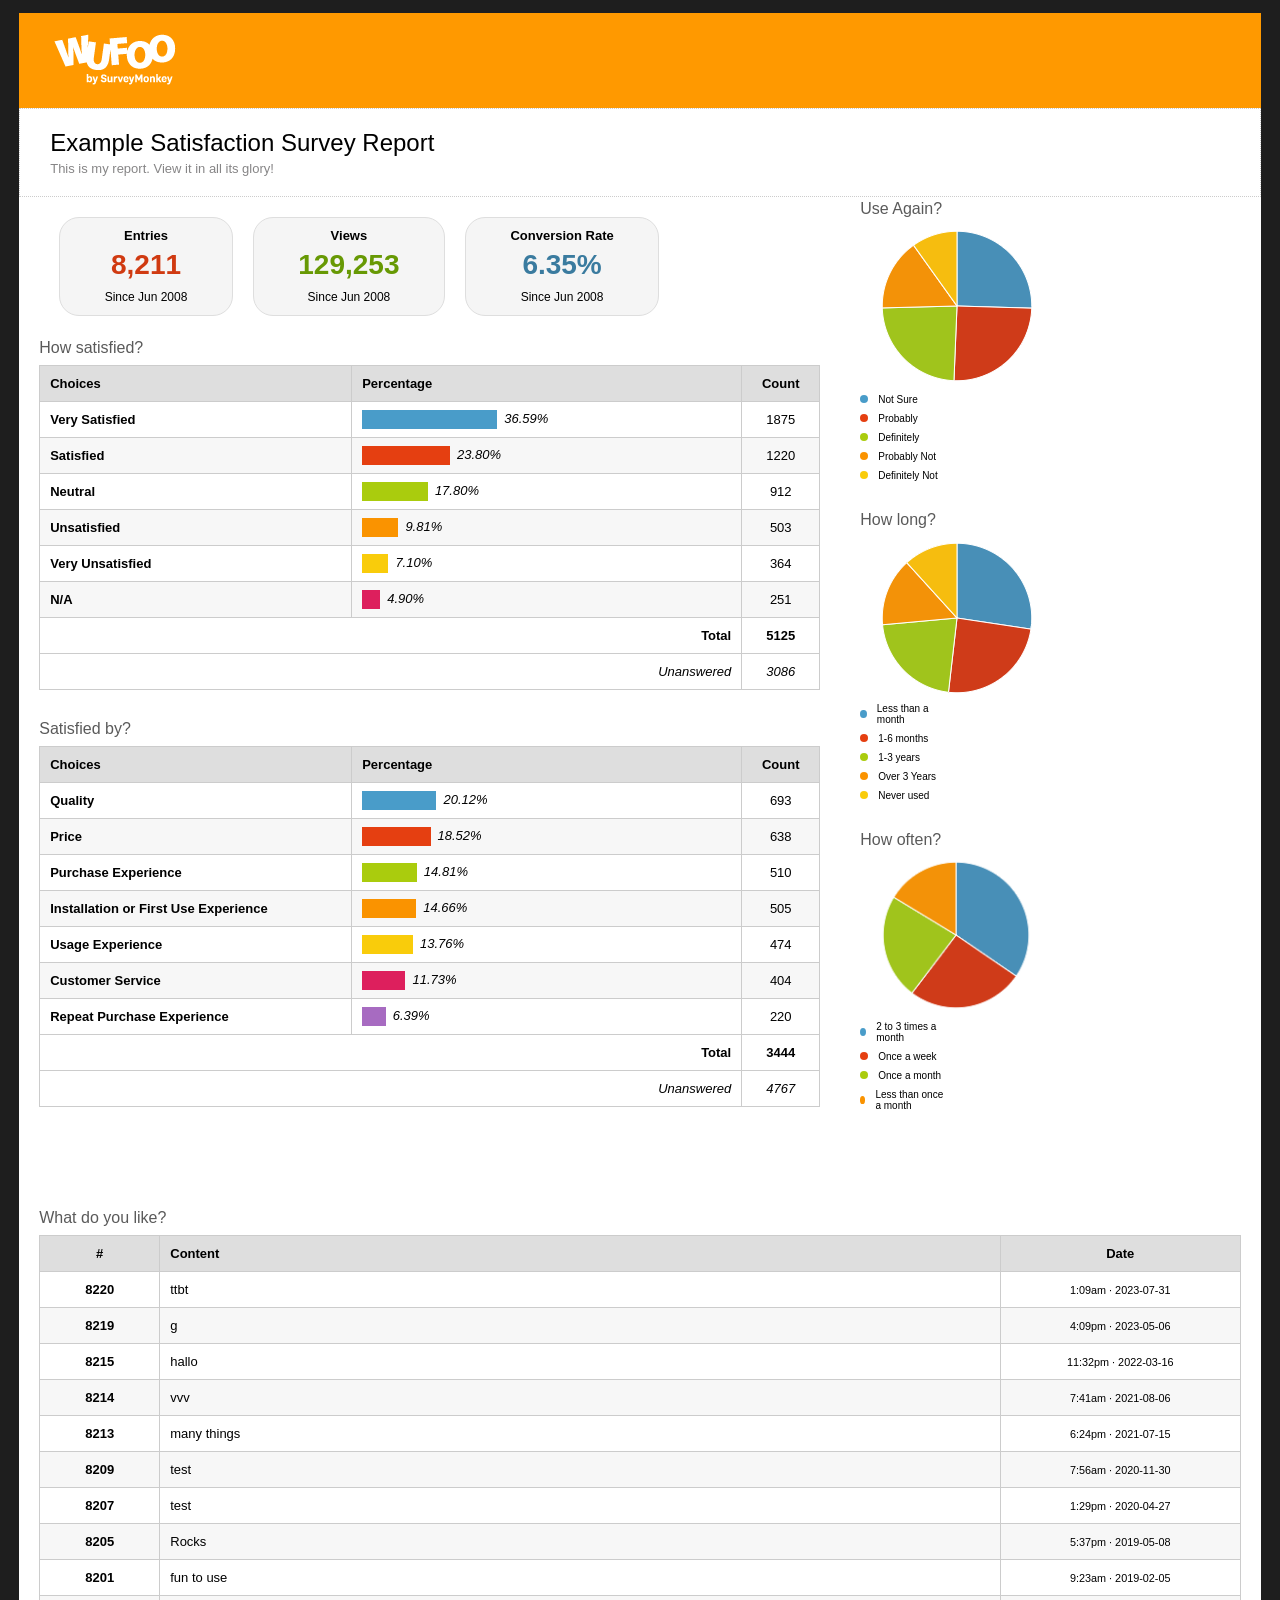
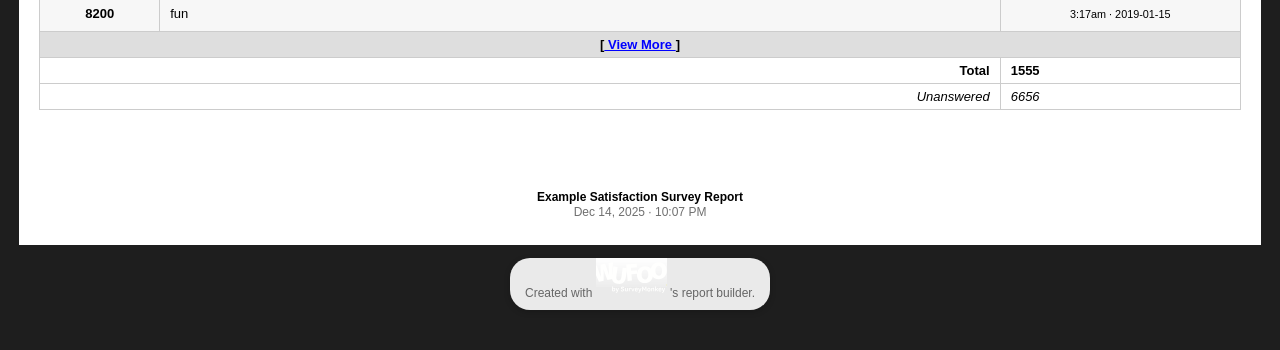
<file: phptask-main/html_css/task03/index.html>
<!DOCTYPE html>
<html lang="en">
<head>
    <meta charset="UTF-8">
    <meta name="viewport" content="width=device-width, initial-scale=1.0">
    <title>wufoo form</title>
    <link rel="stylesheet" href="asset/style.css">
</head>
<body>
    <div class="report">
        <!-- header -->
        <div class="head">
            <div class="logo">
                <img src="asset/image/wufoo3.png" alt="headimg">
            </div>
        </div>
        <!-- title -->
        <div class="title">
            <h2>Example Satisfaction Survey Report</h2>
            <p>This is my report. View it in all its glory!</p>
        </div>
        <!-- main -->
        <div class="content">
            <div class="left">
                <div class="stats">
                    <div class="stat">
                          <h4>Entries</h4>
                          <h2 class="col1">8,211</h2>
                          <span>Since Jun 2008</span>
                    </div>
                    <div class="stat">
                           <h4>Views</h4>
                           <h2 class="col2">129,253</h2>
                           <span>Since Jun 2008</span>
                    </div>
                    <div class="stat">
                            <h4>Conversion Rate</h4>
                            <h2 class="col3">6.35%</h2>
                         <span>Since Jun 2008</span>
                     </div>
                </div>
                <!-- table -->
                  <h3>How satisfied?</h3>
                 <table>
                    <thead>
                     <tr>
                        <th style="width: 40%;">Choices</th>
                        <th style="width: 50%;">Percentage</th>
                        <th style="width: 10%;" id="date">Count</th>
                     </tr>
                    </thead>
                    <tbody>
                    <tr>
                        <td><b>Very Satisfied</b></td>
                        <td><div class="primary"><div class="bar blue" style="width: 36.59%;" ></div><div class="secondary"><i> 36.59%</i></div></div></td>
                        <td id="date">1875</td>
                    </tr>
                    <tr>
                        <td><b>Satisfied</b></td>
                        <td><div class="primary"><div class="bar red" style="width: 23.80%;"></div><div class="secondary"><i> 23.80%</i></div></div></td>
                        <td id="date">1220</td>
                    </tr>
                    <tr>
                        <td><b>Neutral</b></td>
                        <td><div class="primary"><div class="bar green" style="width: 17.80%;"></div><div class="secondary"><i> 17.80%</i></div></div></td>
                        <td id="date">912</td>
                    </tr>
                    <tr>
                        <td><b>Unsatisfied</b></td>
                        <td><div class="primary"><div class="bar orange" style="width: 9.81%;"></div><div class="secondary"><i> 9.81%</i></div></div></td>
                        <td id="date">503</td>
                    </tr>
                    <tr>
                        <td><b>Very Unsatisfied</b></td>
                        <td><div class="primary"><div class="bar yellow" style="width: 7.10%;"></div><div class="secondary"><i> 7.10%</i></div></div></td>
                        <td id="date">364</td>
                    </tr>
                    <tr>
                        <td><b>N/A</b></td>
                        <td><div class="primary"><div class="bar pink" style="width: 4.90%;"></div><div class="secondary"><i> 4.90%</i></div></div></td>
                        <td id="date">251</td>
                    </tr>
                    </tbody>
                    <tfoot>
                    <tr>
                        <td colspan="2" class="right-align"><b>Total</b></td>
                        <td id="date"><b>5125</b></td>
                    </tr>
                    <tr >
                        <td colspan="2" class="right-align-italic">Unanswered</td>
                        <td id="date"><i>3086</i></td>
                    </tr>
                    </tfoot>
                 </table>
                 <table>
                    <h3>Satisfied by?</h3>
                    <thead>
                     <tr> 
                        <th style="width: 40%;">Choices</th>
                        <th  style="width: 50%;">Percentage</th>
                        <th  style="width: 10%;" id="date">Count</th>
                    </tr>
                    </thead>
                    <tbody>
                    <tr>
                        <td><b>Quality</b></td>
                        <td><div class="primary"><div class="bar blue" style="width:20.12%;"></div> <div class="secondary"><i>20.12%</i> </div></div></td>
                        <td id="date">693</td>
                    </tr>
                    <tr>
                        <td><b>Price</b></td>
                        <td><div class="primary"><div class="bar red" style="width: 18.52%;"></div><div class="secondary"><i> 18.52%</i></div></div></td>
                        <td id="date">638</td>
                    </tr>
                    <tr>
                        <td><b>Purchase Experience</b></td>
                        <td><div class="primary"><div class="bar green" style="width: 14.81%;"></div><div class="secondary"><i>14.81%</i></div></div></td>
                        <td id="date">510</td>
                    </tr>
                    <tr>
                        <td><b>Installation or First Use Experience</b></td>
                        <td><div class="primary"><div class="bar orange" style="width: 14.66%;"></div><div class="secondary"><i>14.66%</i></div></div></td>
                        <td id="date">505</td>
                    </tr>
                    <tr>
                        <td><b>Usage Experience</b></td>
                        <td><div class="primary"><div class="bar yellow" style="width: 13.76%;"></div><div class="secondary"><i>13.76%</i></div></div></td>
                        <td id="date">474</td>
                    </tr>
                    <tr>
                        <td><b>Customer Service</b></td>
                        <td><div class="primary"><div class="bar pink" style="width: 11.73%;"></div><div class="secondary"><i> 11.73%</i></div></div></td>
                        <td id="date">404</td>
                    </tr>
                     <tr>
                        <td><b>Repeat Purchase Experience</b></td>
                        <td><div class="primary"><div class="bar purple" style="width: 6.39%;"></div><div class="secondary"><i> 6.39%</i></div></div></td>
                        <td id="date">220</td>
                    </tr>
                    </tbody>
                    <tfoot>
                    <tr>
                        <td colspan="2" class="right-align"><b>Total</b></td>
                        <td id="date"><b>3444</b></td>
                    </tr>
                    <tr>
                        <td colspan="2" class="right-align-italic">Unanswered</td>
                        <td id="date"><i>4767</i></td>
                    </tr>
                    </tfoot>
                </table>
            </div>
            <!-- right -->
            <div class="right">
                <div class="chart-box">
                    <h3>Use Again?</h3>
                <img src="asset/image/pie1.png" class="pie" alt="pieimg">
                <ul class="legend">
                    <li><div class="dot blue"></div>Not Sure</li>
                    <li><div class="dot red"> </div>Probably</li>
                    <li><div class="dot green"></div>Definitely</li>
                    <li><div class="dot orange"></div>Probably Not</li>
                    <li><div class="dot yellow"></div>Definitely Not</li>
                </ul>
                </div>
                <div class="chart-box">
                       <h3>How long?</h3>
                <img src="asset/image/pie21.png" class="pie" alt="pieimg">               
                <ul class="legend" >
                    <li><div class="dot blue"></div>Less than a month</li>
                    <li><div class="dot red"></div>1-6 months</li>
                    <li><div class="dot green"></div>1-3 years</li>
                    <li><div class="dot orange"></div>Over 3 Years</li>
                    <li><div class="dot yellow"></div>Never used</li>
                </ul>               
                </div>
                <h3>How often?</h3>
                <div class="chart-box">
                <img src="asset/image/pie3.png" class="pie" alt="pieimg">
                <ul class="legend">
                    <li><div class="dot blue"></div>2 to 3 times a month</li>
                    <li><div class="dot red"></div>Once a week</li>
                    <li><div class="dot green"></div>Once a month</li>
                    <li><div class="dot orange"></div>Less than once a month</li>
                </ul>
                </div>
            </div>
        </div>
            <!-- center -->
        <div class="center">
             <h3>What do you like?</h3>
                <table>
                    <thead>
                        <th style="width: 10%;"  id="date">#</th>
                        <th style="width: 70%;">Content</th>
                        <th  style="width: 20%;" id="date">Date</th>
                    </thead>
                    <tbody>
                        <tr>
                            <td  id="date"><b>8220</b></td>
                            <td>ttbt</td>                                      
                            <td id="date"><small>1:09am · 2023-07-31</small></td>
                        </tr>
                        <tr >
                            <td id="date"><b>8219</b></td>
                            <td>g</td>
                            <td id="date"><small>4:09pm · 2023-05-06</small></td>
                        </tr>
                        <tr>
                            <td id="date"><b>8215</b></td>
                            <td>hallo</td>
                            <td id="date"><small>11:32pm · 2022-03-16</small></td>
                        </tr>
                        <tr>
                            <td id="date"><b>8214</b></td>
                            <td>vvv</td>
                            <td id="date"><small>7:41am · 2021-08-06</small></td>
                        </tr>
                           <tr>
                            <td id="date"><b>8213</b></td>
                            <td>many things</td>
                            <td id="date"><small>6:24pm · 2021-07-15</small></td>
                        </tr>
                        <tr>
                            <td id="date"><b>8209</b></td>
                            <td>test</td>
                            <td id="date"><small>7:56am · 2020-11-30</small></td>
                        </tr>
                           <tr>
                            <td id="date"><b>8207</b></td>
                            <td>test</td>
                            <td id="date"><small>1:29pm · 2020-04-27</small></td>
                        </tr>
                        <tr>
                            <td id="date"><b>8205</b></td>
                            <td>Rocks</td>
                            <td id="date" ><small>5:37pm · 2019-05-08</small></td>
                        </tr>
                        <tr>
                            <td id="date"><b>8201</b></td>
                            <td>fun to use</td>
                            <td id="date"><small>9:23am · 2019-02-05</small></td>
                        </tr>
                        <tr>
                            <td id="date"><b>8200</b></td>
                            <td>fun</td>
                            <td id="date"><small>3:17am · 2019-01-15</small></td>
                        </tr>
                         </tbody>
                         <tfoot >
                        <tr style="background-color: #dedede;" >
                            <td colspan="3" class="viewmore">
                                [<a href="#"> View More </a>]
                            </td>
                        </tr>
                        <tr>
                            <td colspan="2" class="right-align"><b>Total</b></td>
                                <td><b>1555</b></td>
                        </tr>
                        <tr >
                            <td colspan="2" class="right-align-italic">Unanswered</td>
                                <td><i>6656</i></td>
                         </tr>
                    </tfoot>
                </table>
        </div>
        <div class="footer">
                     Example Satisfaction Survey Report<br>
                <div class="badge">
                       Dec 14, 2025 · 10:07 PM
                </div>
        </div>
    </div>
    <!-- footer -->
     <div class="report-footer">
             <!-- <div class="report-footer"> -->
        <div class="wufoo-badge">
            Created with  <a href="#"> <img src="asset/image/footer.png" class="foot-wufoo" alt="footerimg"></a> 's report builder.
        </div>
     <!-- </div> -->
     </div>
</body>
</html>
</file>
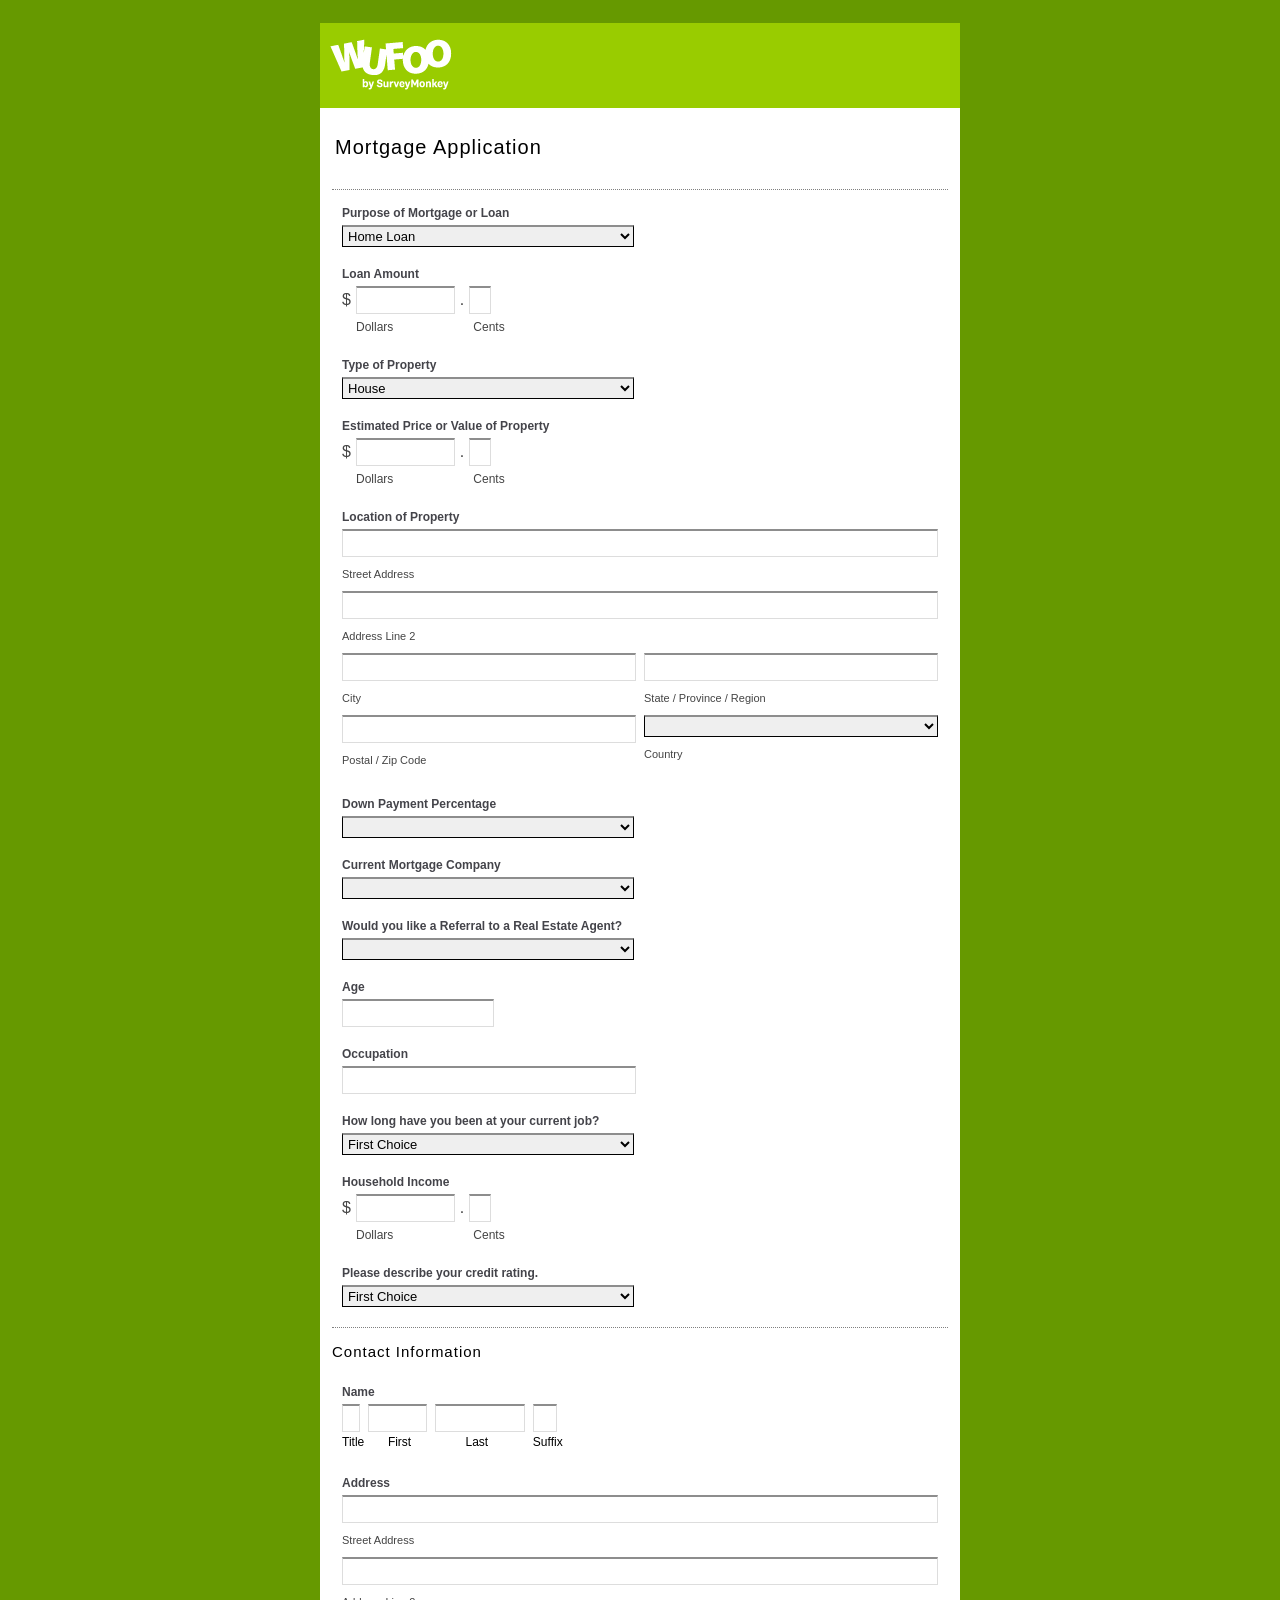
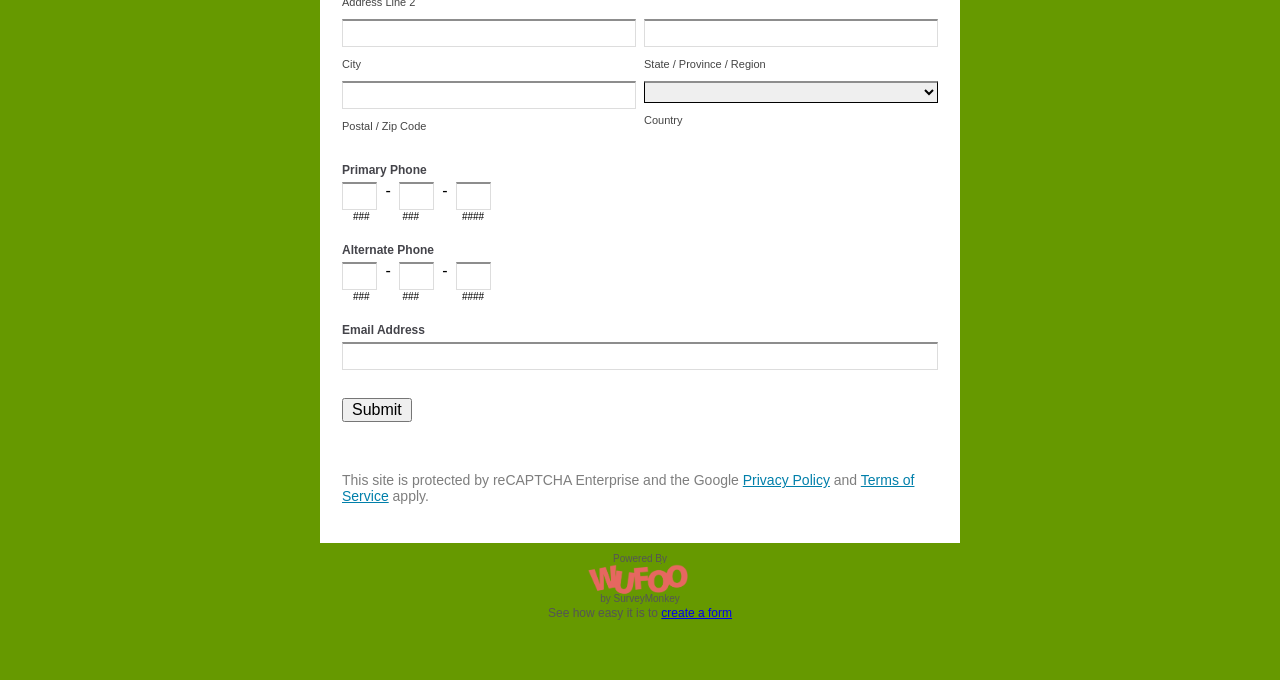
<file: phptask-main/html_css/wufoo/index.html>
<!DOCTYPE html>
<html lang="en">
<head>
    <meta charset="UTF-8">
    <meta name="viewport" content="width=device-width, initial-scale=1.0">
    <link rel="stylesheet" href="asset/style.css">
    <title>Wufoo</title>
</head>
<body>   
    <div class="container">
        <!-- logo -->
        <div class="header">
            <div class="logo">
                <img src="asset/image/wufoosymbol.png">
            </div>
        </div>
    <div class="form-box">
    <form>
        <!-- title -->
           <div class="content">
              <h1>Mortgage Application</h1>
              <hr class="dotted">
           </div>       
        <!-- Purpose of Mortgage or Loan -->
        <div class="field-medium">
           <label>Purpose of Mortgage or Loan</label>
            <select>
                <option>Home Loan</option>
                <option>Home Mortgage</option>
                <option>Refinance</option>
                <option>Home Mortgage Refinance</option>
                <option>Debt Consolidation Loan</option>
                <option>Second Mortgage</option>
                <option>Home Equity Loan</option>
                <option>Home Improvement Loan</option>
                <option>Bad Credit Home Mortgage</option>
            </select>
        </div>
         <!-- Loan Amount -->
        <div class="loan">
            <label>Loan Amount</label>
             <div class="money">
                <span>$</span>
                <input type="text"  id="box" >
                <span>.</span>
                <input type="text" class="cents"  id="box" >
             </div>
             <div class="money-label">
                <span>Dollars</span>
                <span>Cents</span>
             </div>
        </div>
        <!-- Type of Property -->
        <div class="field-medium">
          <label>Type of Property</label>
            <select>
                <option>House</option>
                <option>Condo</option>
                <option>Land</option>
            </select>
        </div>
        <!-- Estimated Price or Value of Property -->
         <div class="loan">
            <label>Estimated Price or Value of Property</label>           
             <div class="money">
                <span>$</span>
                <input type="text"  id="box">
                <span>.</span>
                <input type="text" class="cents"  id="box">
             </div>
             <div class="money-label">
                <span>Dollars</span>
                <span>Cents</span>
             </div>
        </div>
        <!-- Location of Property -->
        <div class="location">
          <label>Location of Property</label>
            <div class="row">
                <div class="col-full">
                    <input type="text"  id="box">
                      <p class="sub-label">Street Address</p>
                </div>
            </div>
            <div class="row">
                <div class="col-full">
                    <input type="text"  id="box">
                     <p class="sub-label">Address Line 2</p>
                </div>
            </div>
            <div class="row">
                <div class="col">
                    <input type="text"  id="box">
                    <p class="sub-label">City</p>
                </div>
                <div class="col">
                    <input type="text"  id="box">
                    <p class="sub-label">State / Province / Region</p>
                </div>
            </div>
            <div class="row">
                <div class="col">
                    <input type="text"  id="box">
                    <p class="sub-label">Postal / Zip Code</p>
                </div>
                <div class="col">
                    <select >
                        <option></option>
                         <option >United States</option>
                         <option >United Kingdom</option>
                         <option >Australia</option>
                         <option >India</option>
                         <option >---------</option>
                    </select>
                    <p class="sub-label">Country</p>
                </div>
            </div>
        </div>
         <!-- Down Payment Percentage -->
        <div class="field-medium">
          <label>Down Payment Percentage</label>
            <select>
                <option></option>
                <option>Not Applicable</option>
                <option>0% - 5%</option>
                <option>6% - 10%</option>
            </select>
        </div>
         <!-- Current Mortgage Company -->
        <div class="field-medium">
           <label>Current Mortgage Company</label>
            <select>
                <option></option>
                <option>Company One</option>
                <option>Company Two</option>
            </select>
        </div>
         <!-- Would you like a Referral to a Real Estate Agent? -->
        <div class="field-medium">
          <label>Would you like a Referral to a Real Estate Agent?</label>
            <select >
                <option></option>
                <option>Yes, I'm buying a home</option>
                <option>Yes, I'm selling and buying a home</option>
                <option>Yes, I'm selling </option>
                <option>No</option>
            </select>
        </div>
        <!-- age -->
         <div class="field-age">
            <label>Age</label>
            <input type="text"  id="box">
         </div>
         <!-- occupation -->
         <div class="field-occupation">
            <label>Occupation</label>
            <input type="text"  id="box">
         </div>
         <!-- How long have you been at your current job? -->
            <div class="field-medium">
            <label>How long have you been at your current job?</label>
            <select>
                <option>First Choice</option>
                <option>Second Choice</option>
                <option>Third Choice</option>
            </select>
        </div>
         <!-- Household Income -->
        <div class="loan">
            <label>Household Income</label>
             <div class="money">
                <span>$</span>
                <input type="text"  id="box">
                <span>.</span>
                <input type="text" class="cents"  id="box">
             </div>
             <div class="money-label">
                <span>Dollars</span>
                <span>Cents</span>
             </div>
        </div>
        <!-- Please describe your credit rating. -->
        <div class="field-medium">
            <label>Please describe your credit rating.</label>
            <select>
                <option>First Choice</option>
                <option>Second Choice</option>
                <option>Third Choice</option>
            </select>
        </div>
        <hr  class="dotted">
        <h3>Contact Information</h3>
        <!-- name -->
        <div class="field-name">           
            <label>Name</label>
            <div class="overall-name">
              <div class="name-title">
                <input type="text"  id="box">
                 <span class="col-title">Title</span>
              </div>
              <div class="name-first">
                <input type="text"  id="box">
                <span class="col-first">First</span>
              </div>
              <div class="name-last">
                <input type="text"  id="box">
                <span class="col-last">Last</span>
              </div>
              <div class="name-suffix">
                <input type="text"  id="box">
                 <span class="col-suffix">Suffix</span>
              </div>
            </div>           
        </div>
      <!-- Address -->
        <div class="location">
            <label>Address</label>
            <div class="row">
                <div class="col-full">
                        <input type="text"   id="box">
                         <p class="sub-label">Street Address</p>
                </div>
            </div>
            <div class="row">
                <div class="col-full">
                         <input type="text"  id="box">
                          <p class="sub-label">Address Line 2</p>
                 </div>
            </div>
            <div class="row">
                <div class="col">
                    <input type="text"  id="box">
                    <p class="sub-label">City</p>
                </div>
                <div class="col">
                    <input type="text"  id="box">
                    <p class="sub-label">State / Province / Region</p>
                </div>
            </div>
            <div class="row">
                <div class="col">
                    <input type="text"  id="box">
                    <p class="sub-label">Postal / Zip Code</p>
                </div>
                <div class="col">
                    <select >
                        <option></option>
                         <option >United States</option>
                         <option >Australia</option>
                         <option >New Zealand</option>
                         <option >India</option>                       
                    </select>
                    <p class="sub-label">Country</p>
                </div>
            </div>
         </div>    
        <!-- Primary Phone -->
        <div class="phone">
            <label>Primary Phone</label>
            <div class="row1">         
                    <input type="text"  id="box">
                <span class="main-span">-</span>              
                <input type="text"  id="box" >
                <span>-</span>
                <input type="text"  id="box">                           
            </div>
            <div class="phone-label">
                <span class="phone-span-1">###</span>
                <span class="phone-span-2">###</span>
                <span class="phone-span-3">####</span>
            </div>
        </div>
         <!-- Alternate Phone -->
        <div class="phone">
            <label>Alternate Phone</label>
            <div class="row1">
                <input type="text"  id="box">
                <span>-</span>
                <input type="text"  id="box" >
                <span>-</span>
                <input type="text"  id="box">
            </div>
            <div class="phone-label">
                <span class="phone-span-1">###</span>
                <span class="phone-span-2">###</span>
                <span class="phone-span-3">####</span>
            </div>
        </div>
        <!-- Email Address-->
        <div class="field-email">
            <label>Email Address</label>
            <input type="text"  id="box">
        </div>
        <div class="field-submit">
           <button class="button">Submit</button>
        </div>
    </form>
        <p class="field-text">This site is protected by reCAPTCHA Enterprise and the Google <a href="" class="field-link">Privacy Policy</a> and <a href="" class="field-link">Terms of Service</a> apply.</p>
    </div>
 </div>
</body>
<footer class="footer">
    <div class="footer-content">
        <p class="footer-powered">Powered By</p>
        <img src="asset/image/footerlogo.png" alt="" class="footer-wufoo-logo">
        <p class="footer-SurveyMonkey">by SurveyMonkey</p>
        <p class="footer-text">See how easy it is to <a href="" class="footer-link">create a form</a></p>
    </div>
</footer>
</html>
</file>
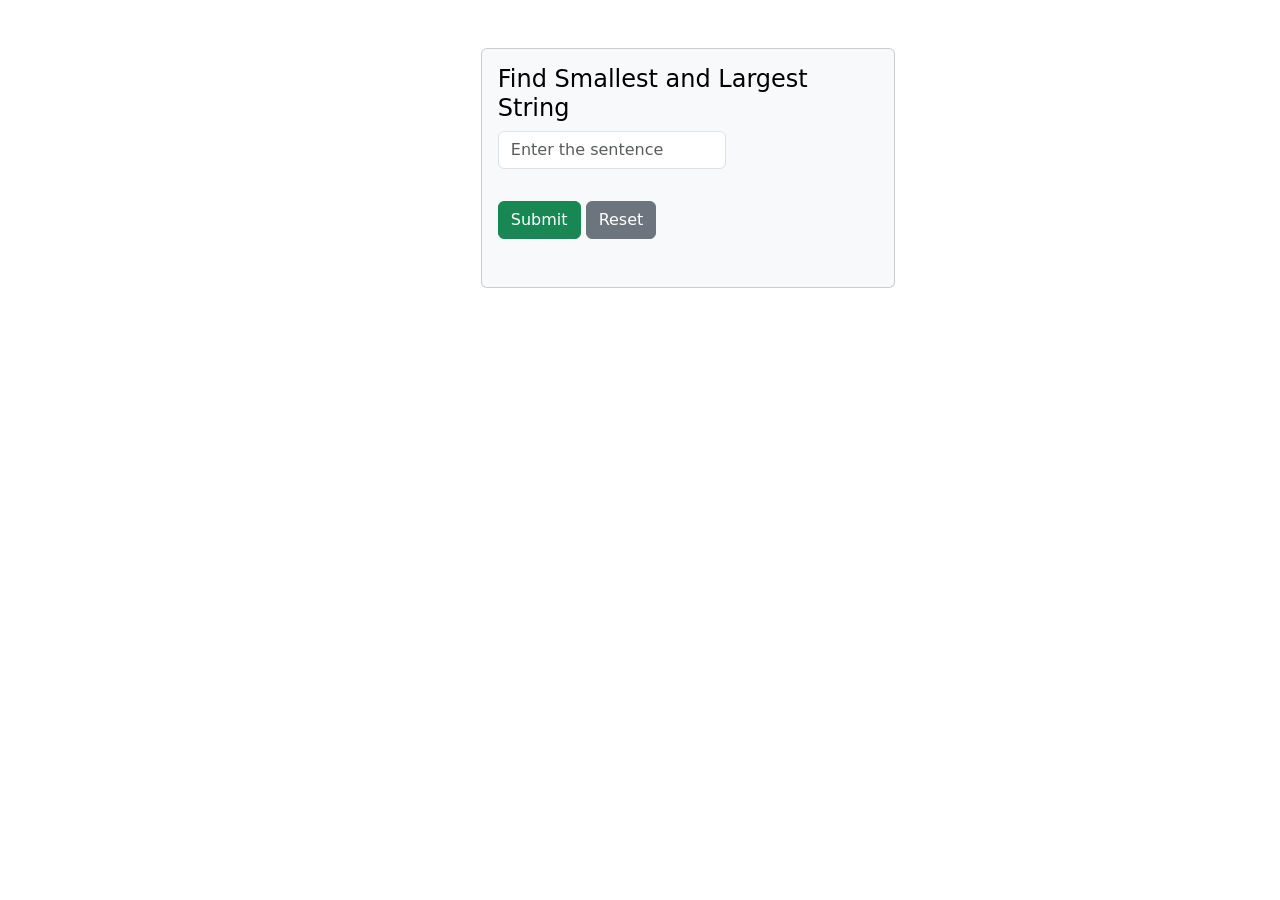
<file: phptask-main/javascript/Jstask01/index.html>
<!DOCTYPE html>
<html lang="en">

<head>
    <meta charset="UTF-8">
    <meta name="viewport" content="width=device-width, initial-scale=1.0">
    <title>findlargestsmalleststring</title>
    <link href="https://cdn.jsdelivr.net/npm/bootstrap@5.3.8/dist/css/bootstrap.min.css" rel="stylesheet"
        integrity="sha384-sRIl4kxILFvY47J16cr9ZwB07vP4J8+LH7qKQnuqkuIAvNWLzeN8tE5YBujZqJLB" crossorigin="anonymous">
</head>

<body class="card-body">
    <div class="container-fluid m-5">
        <div class="d-flex justify-content-center">
            <form class="card text-bg-light mb-3 " style="width: 33%;">
                <div class="card-body ">

                    <h4 for="validationTextarea" class="form-label">Find Smallest and Largest String</h4>
                    <div>
                        <input id="user-input" placeholder="Enter the sentence" class="form-control "
                            style="width: 60%;"></input>
                        <div id="error" style="color: red;"></div>
                    </div>
                </div>

                <div class="card-body">
                    <button onclick="findwords()" type="button" class="btn btn-success" id="submit-btn ">Submit</button>
                    <button onclick="resetform()" type="button" class="btn btn-secondary " id="reset-btn">Reset</button>
                </div>

                <div class="card-body">
                    <div id="result-msg" style="color: green;"></div>
                </div>
            </form>
        </div>
    </div>
    <script src="asset/scripts.js"></script>
</body>

</html>
</file>
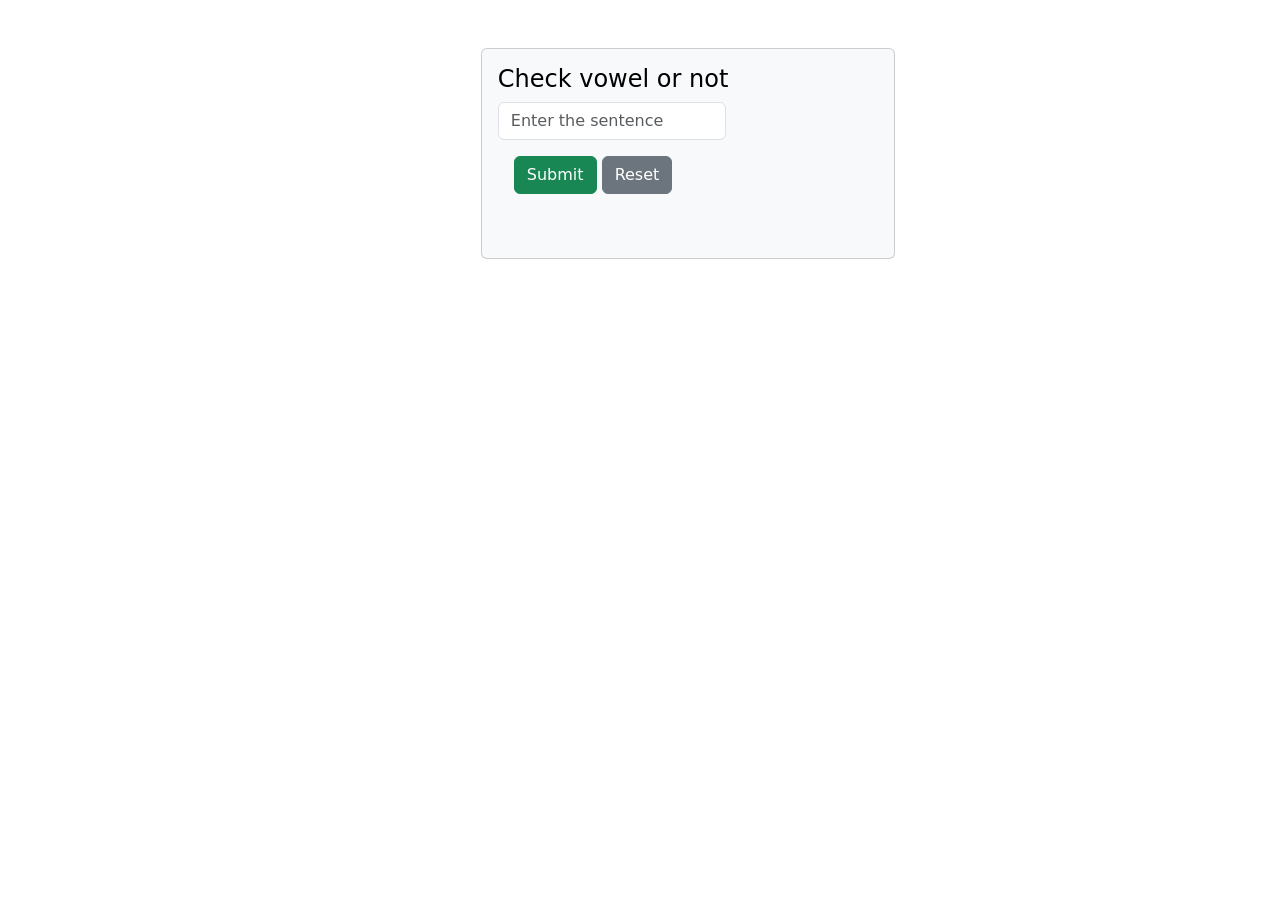
<file: phptask-main/javascript/Jstask02/index.html>
<!DOCTYPE html>
<html lang="en">

<head>
    <meta charset="UTF-8">
    <meta name="viewport" content="width=device-width, initial-scale=1.0">
    <title>check vowels</title>
    <link href="https://cdn.jsdelivr.net/npm/bootstrap@5.3.8/dist/css/bootstrap.min.css" rel="stylesheet"
        integrity="sha384-sRIl4kxILFvY47J16cr9ZwB07vP4J8+LH7qKQnuqkuIAvNWLzeN8tE5YBujZqJLB" crossorigin="anonymous">
</head>

<body class="card-body">
    <script src="asset/scripts.js"></script>
     <div class="container-fluid m-5">
    <div class="d-flex justify-content-center" >
    <form class="card text-bg-light mb-3 " style="width: 33%;">
        <div class="card-body ">
        <h4  for="validationTextarea" class="form-label">Check vowel or not</h4>
        <div class="primary">
            <input id="user-input" placeholder="Enter the sentence" class="form-control " style="width: 60%;"></input>
            <div id="error" style="color: red;"></div>
        </div>
        <div class="card-body">
            <button onclick="checkvowel()" type="button" class="btn btn-success " id="submit-btn">Submit</button>
            <button onclick="resetform()" type="button" class="btn btn-secondary" id="reset-btn">Reset</button>
        </div>
         <div class="card-body "  >
        <div id="result-msg"  style="color: green;"></div>
        </div>
    </form>
</body>

</html>
</file>
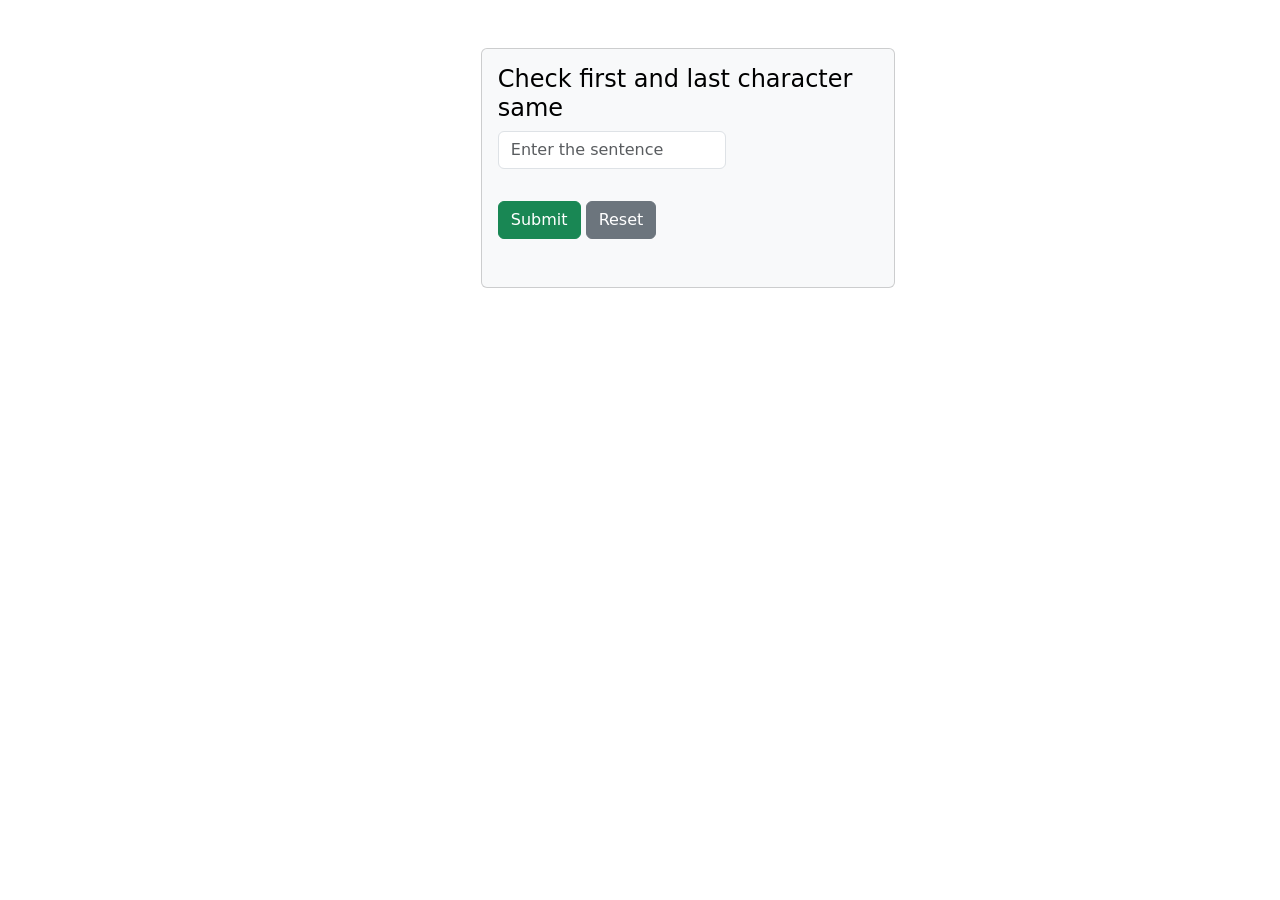
<file: phptask-main/javascript/Jstask03/index.html>
<!DOCTYPE html>
<html lang="en">

<head>
    <meta charset="UTF-8">
    <meta name="viewport" content="width=device-width, initial-scale=1.0">
    <title>first and last character same</title>
    <link href="https://cdn.jsdelivr.net/npm/bootstrap@5.3.8/dist/css/bootstrap.min.css" rel="stylesheet"
        integrity="sha384-sRIl4kxILFvY47J16cr9ZwB07vP4J8+LH7qKQnuqkuIAvNWLzeN8tE5YBujZqJLB" crossorigin="anonymous">
</head>

<body class="card-body">
    <div class="container-fluid m-5">
    <div class="d-flex justify-content-center" >
   
    <form class="card text-bg-light mb-3 " style="width: 33%;">
          <div class="card-body ">
        <h4 for="validationTextarea" class="form-label">Check first and last character same</h4>
        <div >
            <input id="user-input" placeholder="Enter the sentence" class="form-control " style="width: 60%;"></input>
            <div id="error" style="color: red;"></div>
        </div>
        </div>
        <div class="card-body">
            <button onclick="checkfunction()" type="button" class="btn btn-success" id="submit-btn">Submit</button>
            <button onclick="resetform()" type="button" class="btn btn-secondary " id="reset-btn">Reset</button>
        </div>
         <div class="card-body ">
        <div id="result-msg"  style="color: green;"></div>
        </div>
    </form>
     <script src="asset/scripts.js"></script>
</body>

</html>
</file>
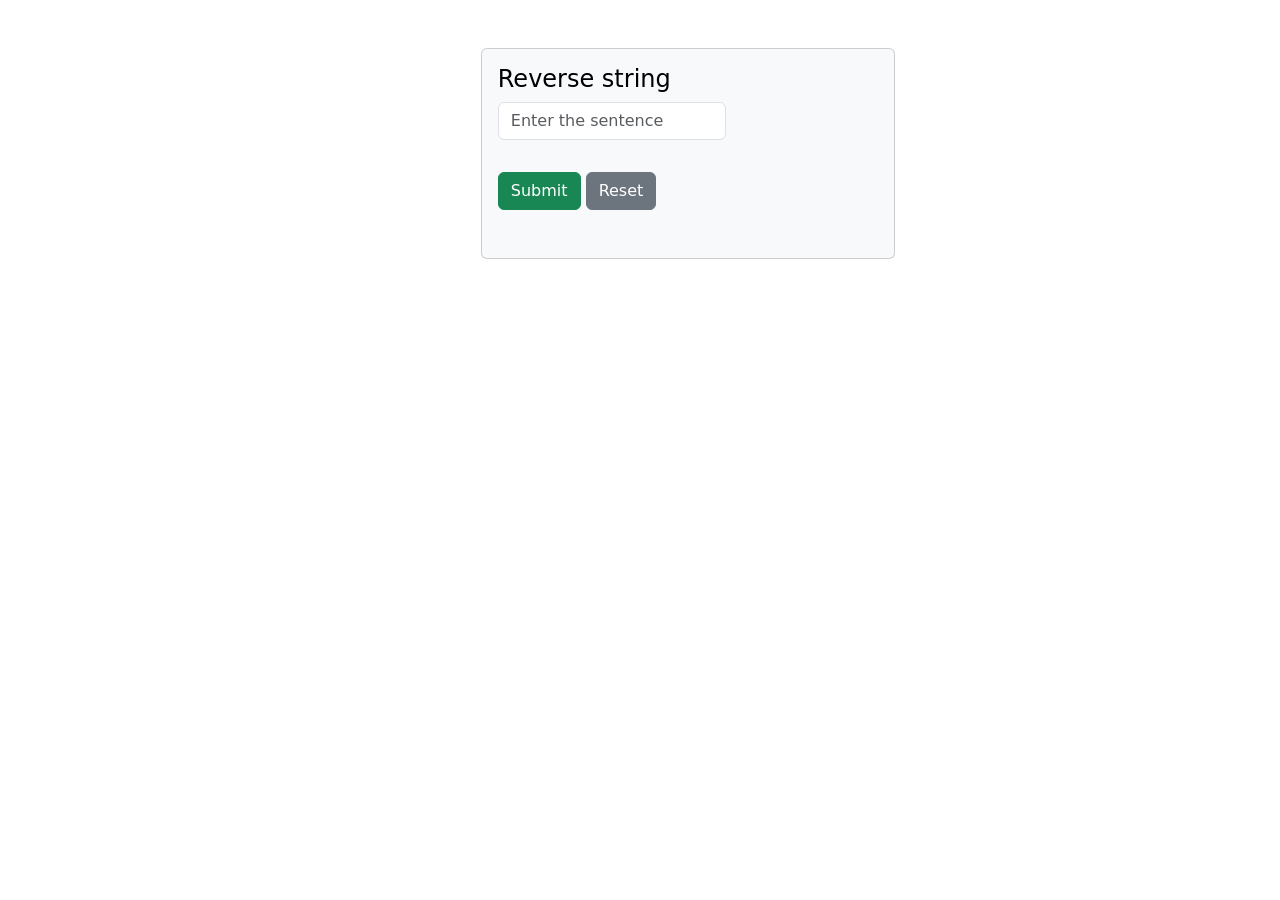
<file: phptask-main/javascript/Jstask04/index.html>
<!DOCTYPE html>
<html lang="en">

<head>
    <meta charset="UTF-8">
    <meta name="viewport" content="width=device-width, initial-scale=1.0">
    <title>Reverse string</title>
    <link href="https://cdn.jsdelivr.net/npm/bootstrap@5.3.8/dist/css/bootstrap.min.css" rel="stylesheet"
        integrity="sha384-sRIl4kxILFvY47J16cr9ZwB07vP4J8+LH7qKQnuqkuIAvNWLzeN8tE5YBujZqJLB" crossorigin="anonymous">
</head>

<body class="card-body">
    <div class="container-fluid m-5">
    <div class="d-flex justify-content-center" >
    
    <form class="card text-bg-light mb-3 " style="width: 33%;">
         <div class="card-body ">
        <h4 for="validationTextarea" class="form-label">Reverse string</h4>
        <div >
            <input id="user-input" placeholder="Enter the sentence" class="form-control " style="width: 60%;"></input>
            <div id="error" style="color: red;"></div>
        </div>
</div>
        <div class="card-body">
            <button onclick="checkreverse()" type="button" class="btn btn-success" id="submit-btn">Submit</button>
            <button onclick="resetform()" type="button" class="btn btn-secondary" id="reset-btn">Reset</button>
        </div>
         <div class="card-body " >
        <div id="result-msg" style="color: green;"></div>
        </div>
    </form>
    <script src="asset/scripts.js"></script>
</body>

</html>
</file>
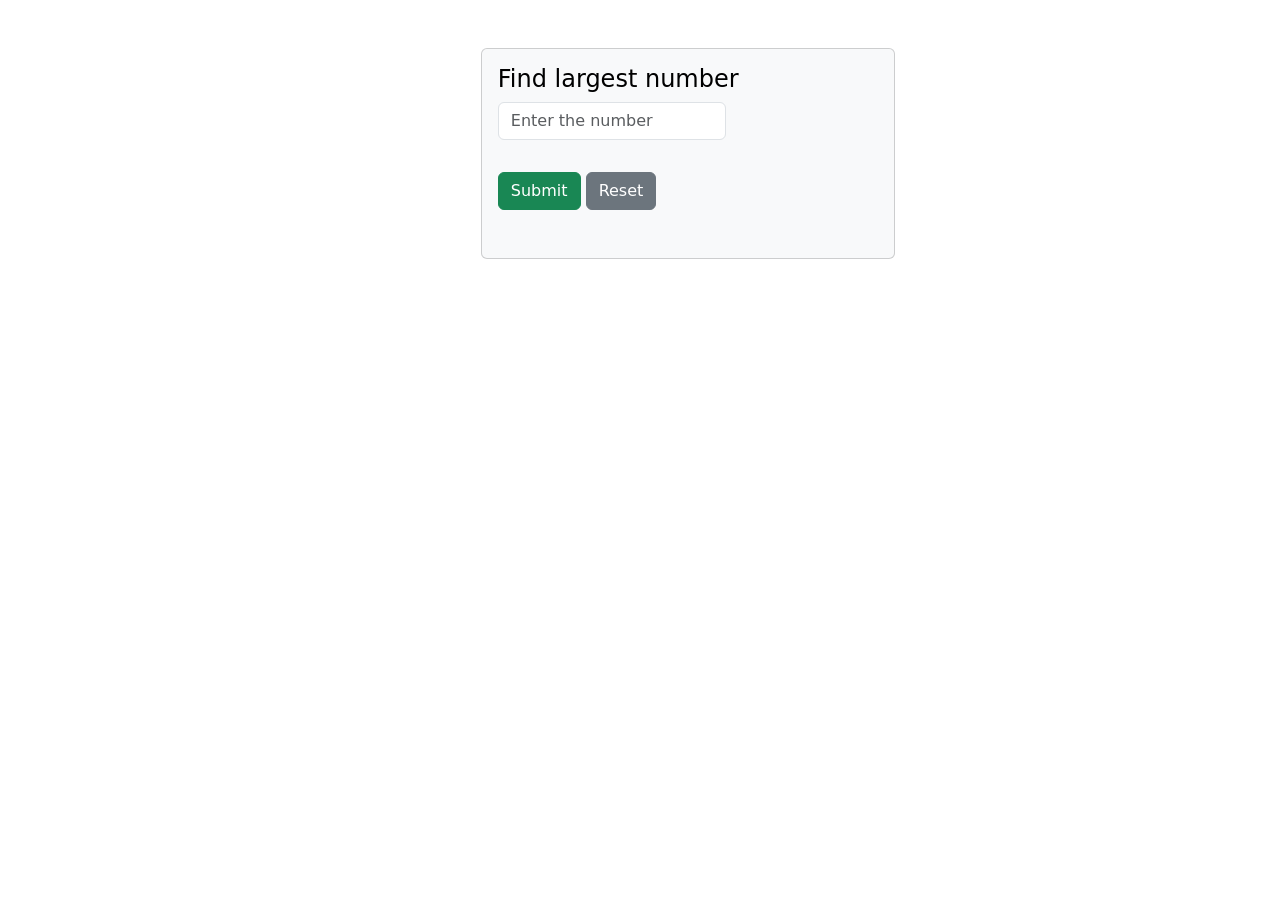
<file: phptask-main/javascript/Jstask05/index.html>
<!DOCTYPE html>
<html lang="en">

<head>
    <meta charset="UTF-8">
    <meta name="viewport" content="width=device-width, initial-scale=1.0">
    <title>Find largest number</title>
    <link href="https://cdn.jsdelivr.net/npm/bootstrap@5.3.8/dist/css/bootstrap.min.css" rel="stylesheet"
        integrity="sha384-sRIl4kxILFvY47J16cr9ZwB07vP4J8+LH7qKQnuqkuIAvNWLzeN8tE5YBujZqJLB" crossorigin="anonymous">
</head>

<body class="card-body">
    <script src="asset/scripts.js"></script>
    <div class="container-fluid m-5">
        <div class="d-flex justify-content-center">
            <form class="card text-bg-light mb-3 " style="width: 33%;">
                <div class="card-body ">
                    <h4 for="validationTextarea" class="form-label">Find largest number</h4>
                    <div>
                        <input id="user-input" placeholder="Enter the number" class="form-control "
                            style="width: 60%;"></input>
                        <div id="error" style="color: red;"></div>
                    </div>
                </div>
                <div class="card-body">
                    <button onclick="validateAndFind()" type="button" class="btn btn-success"
                        id="submit-btn">Submit</button>
                    <button onclick="resetform()" type="button" class="btn btn-secondary" id="reset-btn">Reset</button>
                </div>
                <div class="card-body ">
                    <div id="result-msg" style="color: green;"></div>
                </div>
            </form>
</body>
</html>
</file>
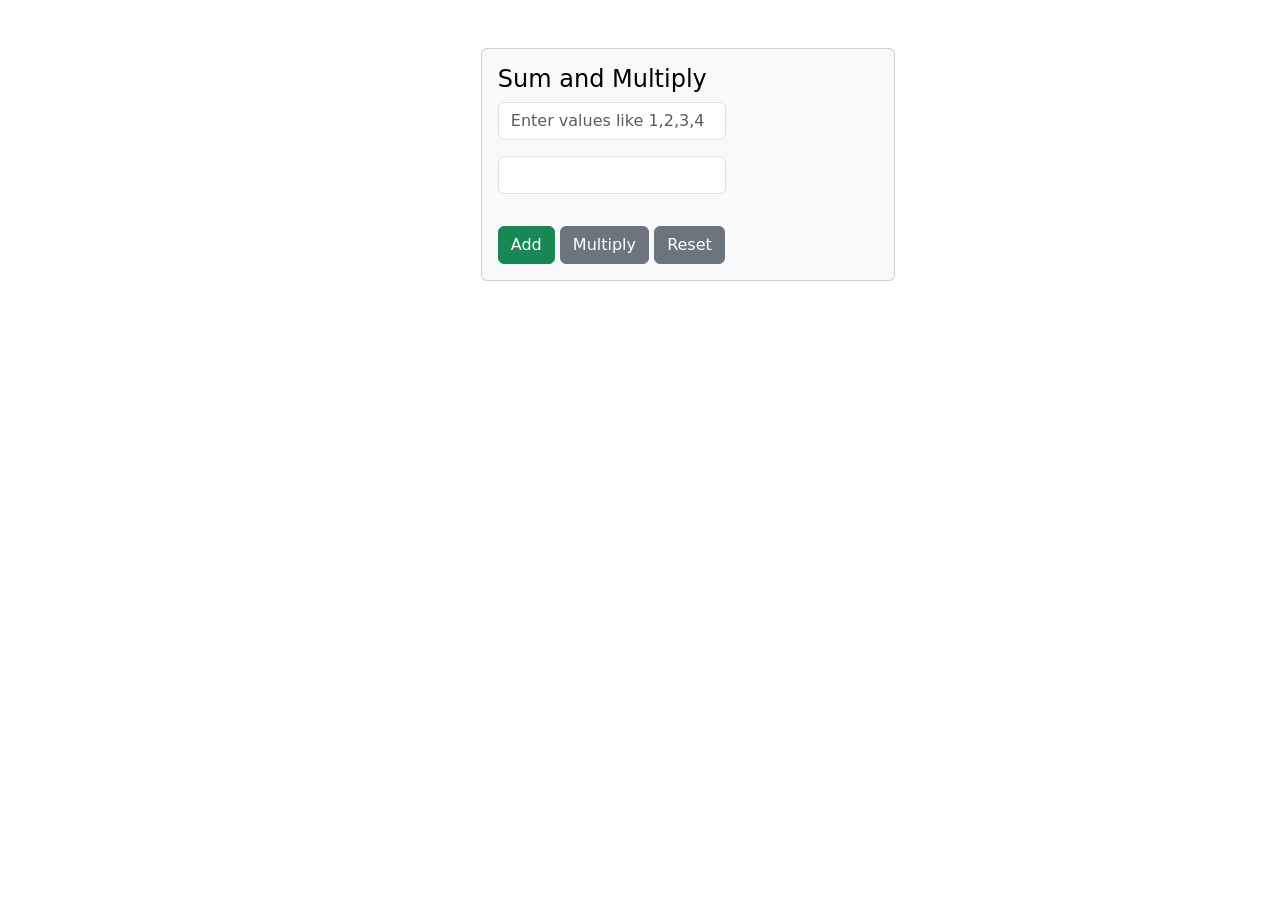
<file: phptask-main/javascript/JStask07/index.html>
<!DOCTYPE html>
<html>

<head>
    <title>Sum and Multiply</title>
    <link href="https://cdn.jsdelivr.net/npm/bootstrap@5.3.8/dist/css/bootstrap.min.css" rel="stylesheet"
        integrity="sha384-sRIl4kxILFvY47J16cr9ZwB07vP4J8+LH7qKQnuqkuIAvNWLzeN8tE5YBujZqJLB" crossorigin="anonymous">
</head>

<body class="card-body">
    <script src="asset/scripts.js"></script>
    <div class="container-fluid m-5">
        <div class="d-flex justify-content-center">

            <form class="card text-bg-light mb-3 " style="width: 33%;">
                <div class="card-body ">
                    <h4 for="validationTextarea" class="form-label">Sum and Multiply</h4>
                    <div style="width: 60%;">
                        <!-- Input -->
                        <input type="text" id="user-input" placeholder="Enter values like 1,2,3,4"
                            class="form-control mb-0 ">
                        <div id="error-msg" style="color: red;"></div>
                        <input type="text" id="result-msg" style="color: green;" class="form-control mt-3">
                    </div>
                </div>
                <div class="card-body">
                    <!-- Buttons -->
                    <button type="button" onclick="process('add')" class="btn btn-success" id="sum-btn">Add</button>
                    <button type="button" onclick="process('multiply')" class="btn btn-secondary ">Multiply</button>
                    <button type="button" onclick="resetform()" class="btn btn-secondary" id="reset-btn">Reset</button>
                </div>
            </form>


</body>

</html>
</file>
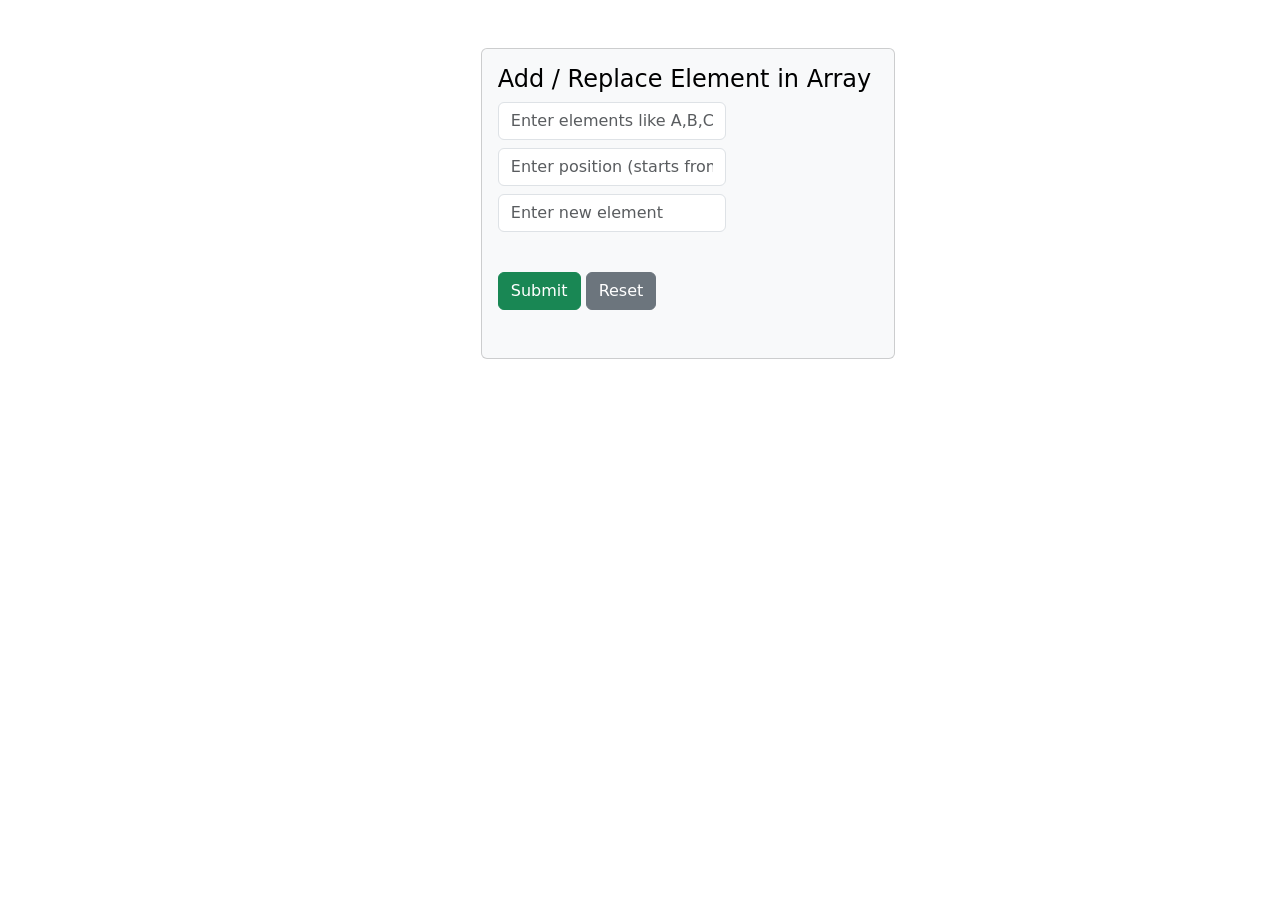
<file: phptask-main/javascript/JSTask08m/index.html>
<!DOCTYPE html>
<html>

<head>
    <title>Add / Replace Element in Array</title>
    <link href="https://cdn.jsdelivr.net/npm/bootstrap@5.3.8/dist/css/bootstrap.min.css" rel="stylesheet"
        integrity="sha384-sRIl4kxILFvY47J16cr9ZwB07vP4J8+LH7qKQnuqkuIAvNWLzeN8tE5YBujZqJLB" crossorigin="anonymous">
</head>

<body class="card-body">
    <div class="container-fluid m-5">
        <div class="d-flex justify-content-center">
            <form class="card text-bg-light mb-3 " style="width: 33%;">
                <div class="card-body ">
                    <h4 for="validationTextarea" class="form-label">Add / Replace Element in Array</h4>

                    <!-- First input -->
                    <div>
                        <input type="text" id="user-input-one" placeholder="Enter elements like A,B,C,D"
                            class="form-control mb-2" style="width: 60%;">
                        <div id="arrayerror" style="color: red;"></div>

                    </div>
                    <!-- Second input -->
                    <div>
                        <input type="text" id="user-input-two" placeholder="Enter position (starts from 1)"
                            class="form-control mb-2" style="width: 60%;">
                        <div id="positionerror" style="color: red;"></div>

                    </div>
                    <!-- Third input -->
                    <div>
                        <input type="text" id="user-input-three" placeholder="Enter new element"
                            class="form-control mb-2 " style="width: 60%;">
                        <div id="elementerror" style="color: red;"></div>
                    </div>

                </div>
                <!-- Action button -->

                <div class="card-body">
                    <button onclick="replaceElement()" type="button" class="btn btn-success"
                        id="submit-btn">Submit</button>
                    <button onclick="resetform()" type="button" class="btn btn-secondary" id="reset-btn">Reset</button>
                </div>
                <div class="card-body">
                    <div id="result-msg" style="color: green;"></div>
                </div>
            </form>
            <script src="asset/scripts.js"></script>
</body>

</html>
</file>
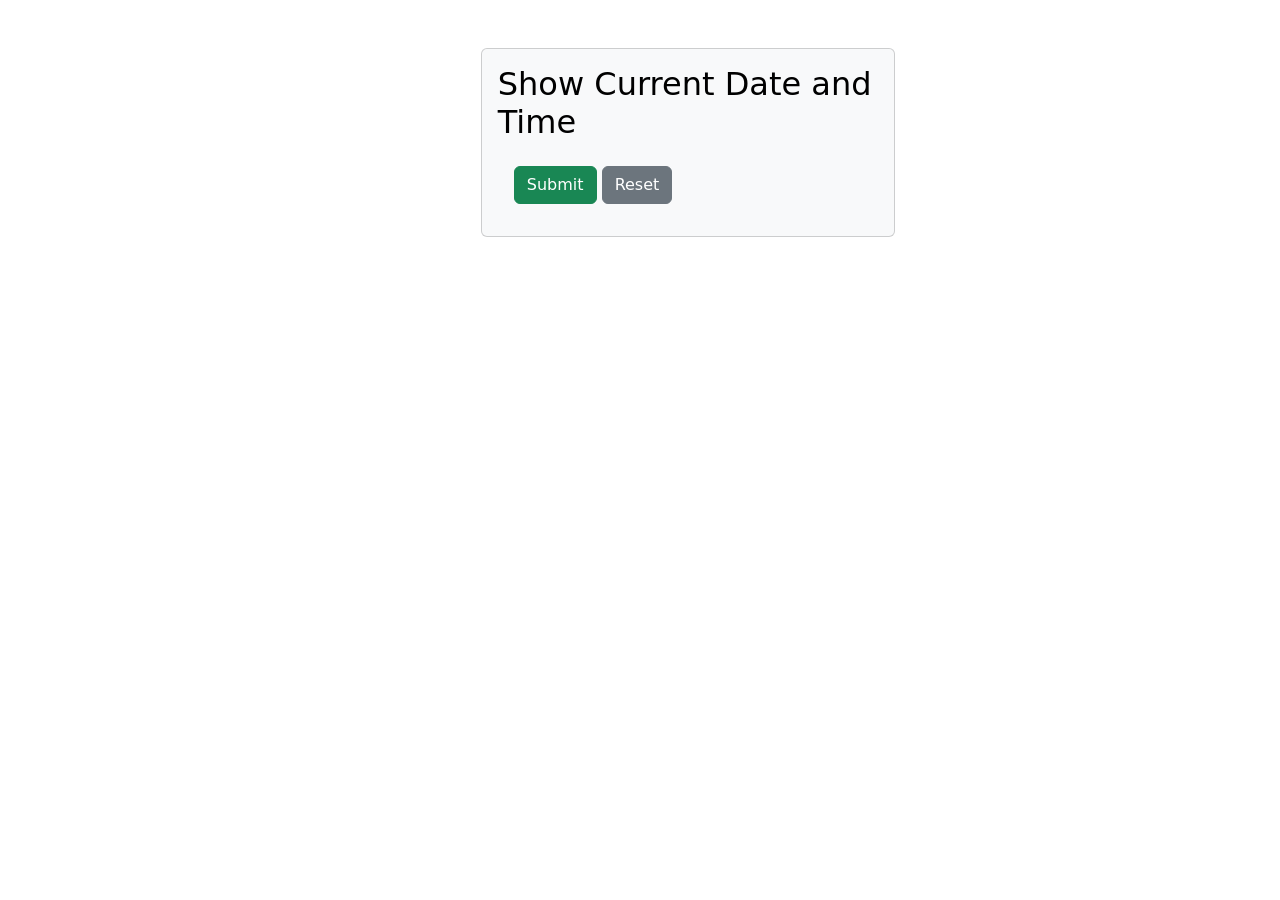
<file: phptask-main/javascript/JStask09/index.html>
<!DOCTYPE html>
<html>

<head>
    <title>Show Current Date and Time</title>
    <link href="https://cdn.jsdelivr.net/npm/bootstrap@5.3.8/dist/css/bootstrap.min.css" rel="stylesheet"
        integrity="sha384-sRIl4kxILFvY47J16cr9ZwB07vP4J8+LH7qKQnuqkuIAvNWLzeN8tE5YBujZqJLB" crossorigin="anonymous">

</head>

<body class="card-body">
    <script src="asset/scripts.js"></script>
    <div class="container-fluid m-5">
        <div class="d-flex justify-content-center">
            <form class="card text-bg-light mb-3 " style="width: 33%;">
                <div class="card-body ">

                    <h2 for="validationTextarea" class="form-label">Show Current Date and Time</h2>
                    <div id="div">
                        <div id="current-year"></div>
                        <div id="current-month"></div>
                        <div id="current-date"></div>
                        <div id="current-hour"></div>
                        <div id="current-minute"></div>
                        <div id="current-seconds"></div>
                        <div id="current-millisec"></div>
                        <div id="local-date-timer"></div>
                        <div id="utc"></div>
                        <div id="utc-milliseconds"></div>
                        <div id="indian"></div>
                    </div>

                    <!-- <button onclick="showDateTime()">Show</button> -->
                    <div class="card-body">

                        <button onclick="showDateTime()" type="button" class="btn btn-success"
                            id="submit-btn ">Submit</button>
                        <button onclick="resetResult()" type="button" class="btn btn-secondary "
                            id="reset-btn">Reset</button>
                    </div>
</body>

</html>
</file>
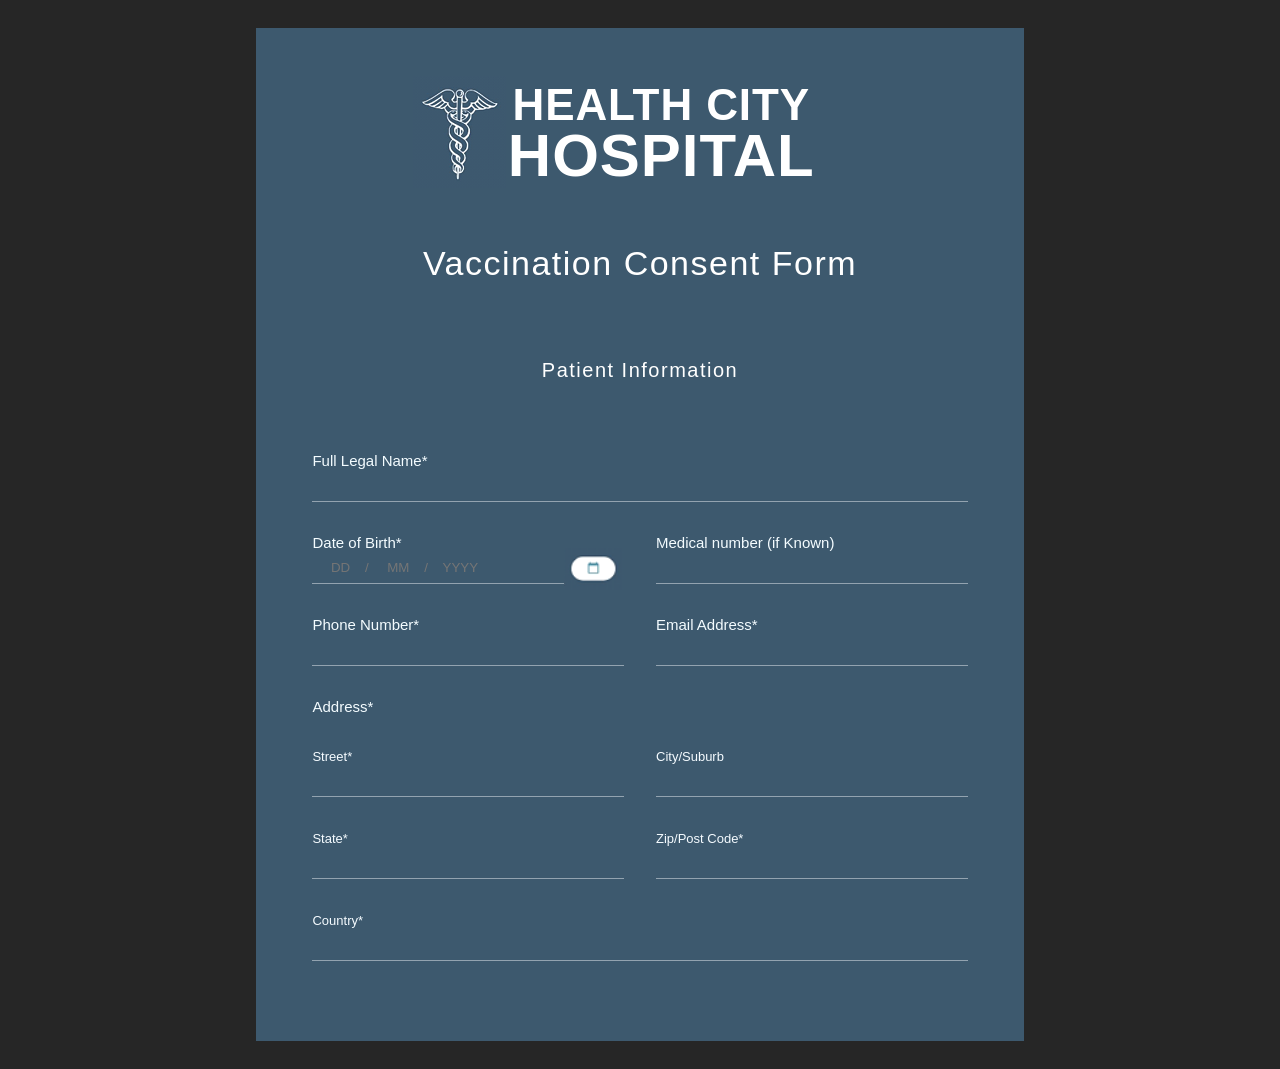
<file: phptask-main/html_css/UI Task1/NS/index.html>
<!DOCTYPE html>
<html lang="en">
<head>
    <meta charset="UTF-8">
    <meta name="viewport" content="width=device-width, initial-scale=1.0">
    <title>Vaccination Consent Form </title>
    <link rel="stylesheet" href="asset/style.css">
</head>
<body>
    <div class="content">
        <!-- header -->
        <div class="title">
            <div class="logo" >
                <img src="asset/image/header.png" alt="img">
            </div>
            <div class="head-title">
                <div>
                   <h2 class="Health-city">HEALTH CITY</h2>
                </div>
                <div >
                    <h1 class="hospital">HOSPITAL</h1>
                </div>
            </div>
        </div>
            <h2 class="form-title">Vaccination Consent Form</h2>
            <h3 class="section-title">Patient Information</h3>         
        <!-- form -->
        <form>
            <!-- full legal name -->
             <div class="row">
                <div class="col-full">
                    <label for="fname">Full Legal Name*</label>
                    <input type="text" id="fname" class="fields" placeholder="">
                </div>
             </div>
             <!-- dob and medn -->
            <div class="row">
                <div class="col">
                    <label for="dob" >Date of Birth*   </label>
                    <div class="date-wrap">                    
                        <input type="text" class="fields" id="dob" placeholder="     DD    /     MM    /    YYYY"  >                          
                        <img src="asset/image/dateicons.png"  class="calc-icons" alt="icons"> 
                    </div>
                </div>
                <div class="col">
                    <label for="mdn" >Medical number (if Known)</label>
                    <input type="text" class="fields" id="mdn" placeholder="">
                </div>
            </div>
              <!-- Phone Number and Email Address -->
               <div class="row">
                <div class="col">
                    <label for="phn">Phone Number* </label>
                        <input type="text" class="fields" id="phn" placeholder="">      
                </div>
                <div class="col">
                    <label for="emd">Email Address*</label>
                    <input type="text" class="fields" id="emd" placeholder="">
                </div>
              </div>
              <!-- Address -->
               <div class="row">
               <label class="adress-label">Address*</label>
               </div>
               <!-- Street and City/Suburb -->
                <div class="row-address">
                <div class="col">
                    <label for=" Street"> Street* </label>
                        <input type="text" class="fields" id=" Street" placeholder="">      
                </div>
                <div class="col">
                    <label for="City/Suburb">City/Suburb</label>
                    <input type="text" class="fields" id="City/Suburb" placeholder="">
                </div>
              </div>
              <!-- State and Zip/Post Code -->
               <div class="row-address">
                <div class="col">
                    <label for="State"> State* </label>
                        <input type="text" class="fields" id="State" placeholder="">      
                </div>
                <div class="col">
                    <label for=" Zip/Post Code" > Zip/Post Code*</label>
                    <input type="text" class="fields" id=" Zip/Post Code" placeholder="">
                </div>
              </div>
              <!-- Country -->
                <div class="row-address">
                <div class="col-full">
                    <label for="Country" >Country*</label>
                    <input type="text" id="Country" class="fields" placeholder="">
                    </div>
                </div>
             </div>
        </form>
    </div>
</body>
</html>
</file>
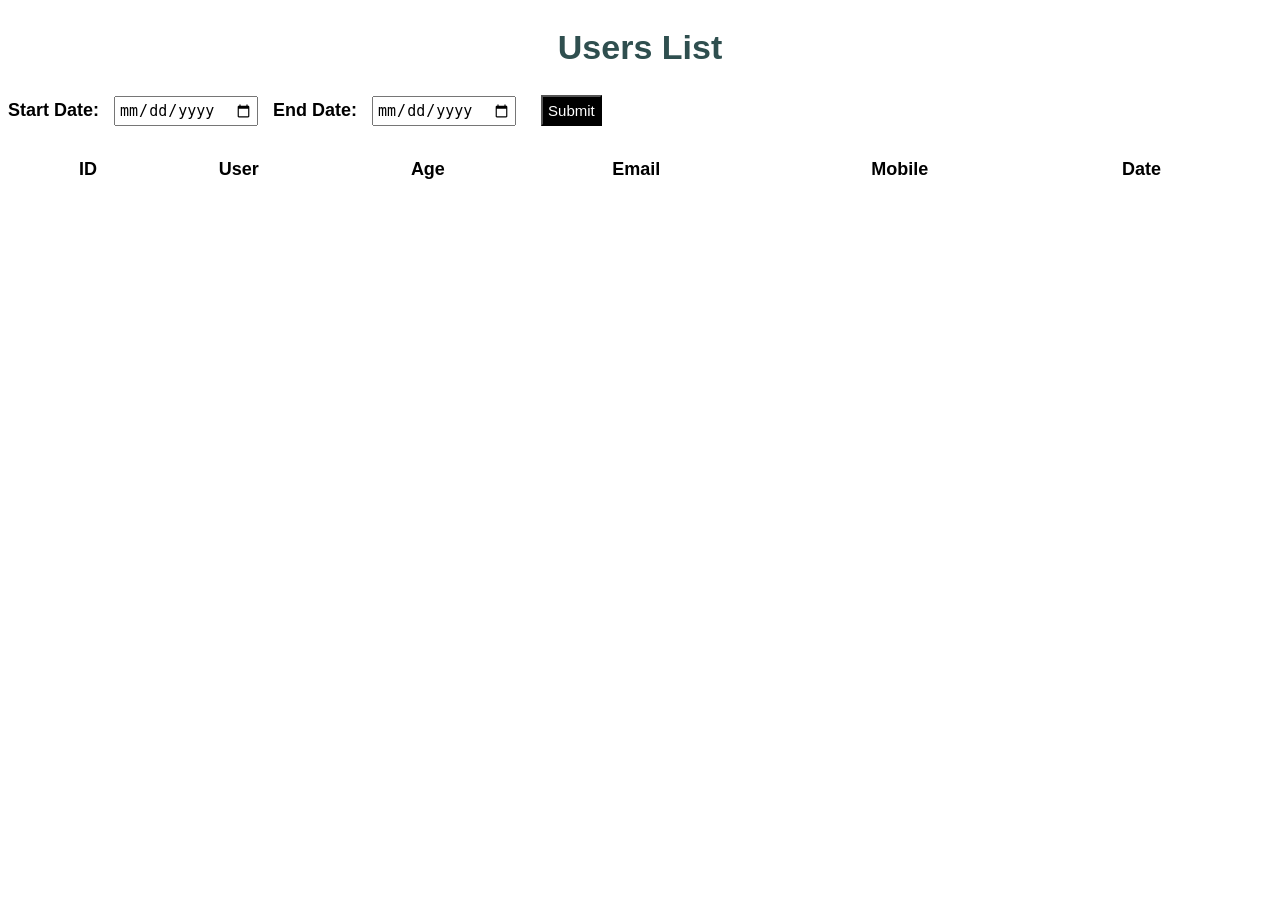
<file: phptask-main/ajax_jquery/ajax.html>
<!DOCTYPE html>
<html>
<head>
    <title>AJAX DataTable Date Filter</title>

    <!-- jQuery -->
    <script src="https://code.jquery.com/jquery-3.6.0.min.js"></script>

    <!-- DataTables CSS -->
    <link rel="stylesheet" href="https://cdn.datatables.net/1.13.6/css/jquery.dataTables.min.css">

    <!-- DataTables JS -->
    <script src="https://cdn.datatables.net/1.13.6/js/jquery.dataTables.min.js"></script>
</head>
<style>
    body{
        font-family: sans-serif;
    }
    h2{
        text-align: center;
        color:darkslategray;
        font-size: 34px;
        font-weight:600;
    }
    .date{
        font-size: 18px;
        font-weight: 600;
    }
    input{
        padding: 3px;
        font-size: 15px;
        margin-left:10px;
        margin-right:10px;
    }
    button{
        padding:5px;
        font-size: 15px;
        margin-left:10px;
        background-color: black;
        color:#fff;
        cursor:pointer;
    }
    table{
        font-size:18px;
        padding:30px;
    }
</style>
<body>

<h2 >Users List</h2>

<!-- Date Filter -->
 <div class="date">
    Start Date:
    <input type="date" id="start_date">
    End Date:
    <input type="date" id="end_date">

     <button id="submitBtn">Submit</button>
 </div>

<table id="userTable" class="display" style="width:100%">
    <thead>
        <tr>
            <th>ID</th>
            <th>User</th>
            <th>Age</th>
            <th>Email</th>
            <th>Mobile</th>
            <th>Date</th>
        </tr>
    </thead>
</table>

<script>
$(document).ready(function () {

    // JSON Data 
    var jsonData = [
        { id: 1, user: "Allen", age:"38",email: "allen@gmail.com", mobile: "9876543210", date: "2026-02-01" },
        { id: 2, user: "Bhuvi", age:"32",email: "bhuvi@gmail.com", mobile: "9876543211", date: "2026-02-05" },
        { id: 3, user: "Chahar", age:"28",email: "chahar@gmail.com", mobile: "9876543212", date: "2026-02-10" },
        { id: 4, user: "Dhoni", age:"44",email: "dhoni@gmail.com", mobile: "9876543213", date: "2026-02-15" },
        { id: 5, user: "Ellis", age:"26",email: "ellis@gmail.com", mobile: "9876543214", date: "2026-02-20" },
    ];

    // Initialize DataTable
    var table = $('#userTable').DataTable({
        data: jsonData,
        columns: [
            { data: 'id' },
            { data: 'user' },
            { data: 'age' },
            { data: 'email' },
            { data: 'mobile' },
            { data: 'date' }
        ]
    });

    $.fn.dataTable.ext.search.push(
        function (settings, data, dataIndex) {

            var startDate = $('#start_date').val();
            var endDate = $('#end_date').val();
            var rowDate = data[5]; //

            if (!startDate && !endDate) {
                return true;
            }

            var row = new Date(rowDate);
            var start = startDate ? new Date(startDate) : null;
            var end = endDate ? new Date(endDate) : null;

            if (start && row < start) {
                return false;
            }
            if (end && row > end) {
                return false;
            }
            return true;
        }
    );
    $('#submitBtn').on('click', function () {
        table.draw();
    });

});
</script>
</body>
</html>
</file>
<file: phptask-main/html_css/task03/asset/style.css>
*{
    box-sizing: border-box;
    font-family: Arial, Helvetica, sans-serif;
}
body{
    background-color: #1E1E1E;
    margin: 0;
    padding: 0;
}
.report{
    width: 97%;
    margin: 1% auto;
    background-color: #ffffff;
    text-align: left;
}
.head{
    background-color: #ff9900;
    padding: 15px 30px;
}
.title{
    padding: 20px 30px;
    border: 1px dotted #cccccc;
}
.title h2{
    margin: 0;
    font-size: 24px;
    font-weight: normal;
}
.title p{
    margin: 4px 0px 0px;
    font-size: 13px;
    color: #868586;
} 
.stats{
    display: flex;
    gap: 20px;
    padding: 20px 20px;
}
.stat{
    background-color: #f5f5f5 ;
    border-radius: 20px;
    padding: 10px 6%;
    text-align: center;
    border: 1px solid #dedede;
}
.stat h4{
   margin: 0;
    font-size: 13px;
}
.stat h2{
    margin: 6px 0px;
    font-size: 28px;
}
.stat span{
    font-size: 12px;
}
.col1{color: #D03A11;}
.col2{color: #679904;}
.col3{color: #3A7B9F;}

.content{
    position: relative;
    padding: 0px 20px 25px 20px;
    min-height: 420px;
    display: grid;
    grid-template-columns: 65% 35%;
    grid-template-rows: auto auto;
    column-gap: 40px;
    row-gap: 40px;
    align-items: start;
}
.left{
    width: 100%;
}
.right{
    width:20%;
}
table{
    width: 100%;
    border-collapse: collapse;
    margin-bottom: 30px;
}
table th{
    text-align: left;
    padding: 10px;
    background-color: #dedede;
    font-size: 13px;
    border: 1px solid #cccccc;
}
table td{
    padding: 5px 10px;
    font-size: 13px;
    border: 1px solid #cccccc;
}
.right-align,.right-align-italic{
    text-align: right;
}
.right-align-italic{
    font-style: italic;
}
.bar{
    height: 19px;
    width: 19px;
    display: inline-block;
    margin-right: 2px;
}
.blue{ background: #499cc9;}
.red{ background: #E53F11;}
.green{ background: #AACC0D;}
.orange{ background: #FA9300;}
.yellow{ background: #F9CC0B;}
.pink{ background: #dd1f5d;}
.purple{ background: #A76BC1;}

h3{
    margin: 3px 0px 8px;
    font-size: 16px;
    color: #5a5a5a;
    font-weight: 300;
}
.pie{
    width: 160px;
    display: flex;
    margin-bottom: 7px;
    margin-left: 20%;   
}
.legend{
    list-style: none;
    padding: 0;
    margin: 0; 
} 
.legend li{
    display: flex; 
    align-items: center; 
    font-size: 10px;
    margin-bottom: 8px;  
    margin-right: 28%;
    width: 100%;
 }
.dot{
    width: 8px;
    height: 8px;
    border-radius: 80%;
    margin-right: 10px;
}
.chart-box{
    margin-bottom: 30px;  
}
.center{
   width: 100%;
    padding: 0px 20px 25px 20px;
}
#date{
    text-align: center;
    padding: 10px;
}
.footer{
    text-align: center;
    padding: 25px 0px;
    font-size: 12px;
    font-weight: 900;
}
.badge{
    text-align: center;
    display: inline-block;
    color: #707070;
    padding: 8px 18px;
    border-radius: 18px ;
    margin-top: 0%;
    line-height: 0.1px;
    font-weight: 100;
}
.overall{
    display: block;
}

.chart-box1{
    padding:10px;
    margin-right:30%;
}
.chart-box2{
    padding:10px;
    margin-right:30%;
} 
.primary{
    display: flex;
}
.secondary{
    padding-left: 5px;
    padding-top: 0.4%;   
}
tbody tr:nth-child(even){
    background-color: #f7f7f7;
}
tbody tr:nth-child(odd){
    background-color: #ffffff;
}
tbody tr:hover{
    background-color: #fff7c0;
}
tfoot tr:hover{
    background-color: #fff7c0;
}
.viewmore{
    text-align: center;
    font-weight: bold;
}
.viewmore a{
    text-align: none;
    color: #0000ff;
}
.report-footer{
    width: 100;
    padding: 40px 0px;
    display: flex;
    justify-content: center;
    padding-top: 0;
}
.wufoo-badge{
    background-color: #eaeaea; 
    color: #666;
    padding: 0px 15px 10px 15px;
    border-top: 20% solid #ffffff;
    border-radius: 20px;
    font-size: 12px;
    box-shadow: 0px 2px 6px rgba(0,0,0,0.2);
}
</file>
<file: phptask-main/html_css/wufoo/asset/style.css>
*{
    box-sizing: border-box;
    font-family: Arial, Helvetica, sans-serif;
}
body{
    margin: 0;
    background-color:#669900 ;
}
.container{
    width: 640px;
    margin: auto;
    margin-top: 23px;
    margin-bottom: 1%; 
    background-color: #ffffff;
}
.form-box{
     padding: 13px 12px 15px 12px;
}
.header{
    background-color: #99cc00;
    padding: 1%;
}
h1{
    margin: 0;
    font-size: 20px;
    padding: 15px 0 20px 3px;
    align-items: center;
    font-weight: 400;
    letter-spacing: 1px;
}
hr.dotted{
    border: none;
    border-bottom: 1px dotted grey;
    margin: 10px 0 6px;
}
.field{
    padding: 10px 10px 3px 10px;
}
.field-medium{
      padding: 10px ;
}
label{
    font-size: 12px;
    font-weight: bolder;
    display: block;
    margin-bottom: 5px;
    color:#44444a;  
}
.field-medium select{
    width: 49%;
}
.row{
    display: flex;
    gap: 8px;
}
.col{
    flex: 1;
}
.col-full{
    flex: 1 1 100%;
}
.sub-label{
    font-size: 11px;
    font-weight:lighter;
    display: block;
    margin-left: auto;
    color: #444444;
}
.money{
    display: flex;
    gap: 5px;
    align-items: center;
    width: 25%;
    color: #444444;
    font-size: 16px;
}
.cents{
    width: 21%;
}
.money-label{
    display: flex;
    gap: 80px;
    font-size: 12px;
    margin-bottom: 4px;
    margin-left: 14px;
    padding-top: 1%;
    color: #444444;
}
select,input{ 
    width: 100%;
    padding: 1px 1px;
    border: 1px solid black;
    border-top: 2px solid #8d8d8d;
    font-size: 13px;
    box-shadow: inset 0 1 2 rgba(0,0,0,0.8);
}
.field-name-label{   
    gap: 15px;
    font-size: 12px;
    margin-bottom: 4px;
}
.overall-name{
    display: flex;
    gap: 8px;
    margin-bottom: 15px;
}
.name-title{
    width: 3%;   
}
.name-first{
    width: 10%;
}
.name-last{
    width: 15%;
}
.name-suffix{
    width: 4%;   
}
.col-title{
    font-size: 12px;
}
.col-first{
    font-size: 12px;
    margin-left: 20px;   
}
.col-last{
    font-size: 12px;
    margin-left: 30px;
}
.col-suffix{
    font-size: 12px;
}
.phone-label{
    font-size: 10px; 
    padding: 1px;  
}
.phone-span-1{
    margin-left: 10px;
}
.phone-span-2{
    margin-left: 30px;
}
.phone-span-3{
    margin-left: 40px;
}
.button{
    margin-top: 3%;
}
h3{
    font-size: 15px;
    font-weight: 400;
    letter-spacing: 1px;
}
h1{
    font-size: 20px;
    font-weight: 400;
    letter-spacing: 1px;
}
.footer{
    text-align: center;
    margin-bottom: 5%;
}
.footer-content{
    margin-top: 0;
    color: #555;
    line-height: 5px;
}
.footer-powered{
    font-size: 10px;
    margin-bottom: 2px;
}
.footer-SurveyMonkey{
    font-size: 10px;
    margin-top: 1px;
}
.footer-text{
    font-size: 12px;
    margin-top: 0%;
}
.footer-link{
    font-size: 12px;
    color: #0000ee;
}
.field-text{
    font-size:14px ;
    color: #7e7e7e;
    padding: 10px;
}
.field-link{
    color: #007faa;
}
.field input,.field select{
    border: 1px solid #aaa;
}
.field-medium:focus-within{
    background-color: #fff7c0;
}
.field input,.field select:focus{
    outline: none;
}
.field-name:focus-within{
    background-color: #fff7c0;
}
.field-email:focus-within{
      background-color: #fff7c0;
}
.field-age:focus-within{
      background-color: #fff7c0;
}
.field-occupation:focus-within{
      background-color: #fff7c0;
}
#box{
     border: 1px solid  #dddddd;
     border-top: 2px solid #8d8d8d;
     font-size: 20px;
     box-shadow: inset 0 1 2 rgba(0,0,0,0.8);    
}
.button{
    padding: 1px 8px 1px 8px;
    font-size: 16px;
}
.field-submit{
    padding: 0px 10px 10px 10px;
    margin-bottom: 5%;
}
.box-size{
    height: 50%;
}
.row1{
    display: flex;
    gap: 8px;
    width: 25%;
}
.field-email{
    padding: 10px ; 
}
.field-name{
     padding: 10px 10px 1px 10px; 
}
.field-age{
     padding:10px ;
     width: 28%;
}
.field-occupation{
     padding: 10px;
     width: 51%;
}
 .loan{
    padding: 10px;
 }
 .loan:focus-within{
     background-color: #fff7c0;
 }
 .location{
    padding: 10px;
 }
 .location:focus-within{
      background-color: #fff7c0;
 }
 .phone:focus-within{
    background-color: #fff7c0;
 }
.phone{
    padding: 10px;
}
</file>
<file: phptask-main/html_css/UI Task1/NS/asset/style.css>
*{
  margin: 0;
  padding: 0;
  box-sizing: border-box;
  font-family: Arial, Helvetica, sans-serif;
} 
body{
  margin: 0;
  padding: 28px;
  display: flex;
  justify-content: center;
  background-color:  #262626;;
}
.content{
  background-color:#3d596e;
  border-radius: 0px;
  padding: 48px 56px ;
}
.title{
  display: flex;
  align-items: center;
  gap: 10px;
  margin: auto;
  width: 50%;
  margin-left: auto;
  margin-right: 29%;
  justify-content: center;
}
.logo {
  margin-left: auto;
  margin-right: 7%;
  width: 62px;
  justify-content: center;
  height: auto; 
}
.logo img{
  margin-right: auto;
  margin-left: auto;
  justify-items: center;
}
.head-title{
  align-items: center;
  text-align: center;
  color: #ffffff;
  line-height: 0.99; 
}
.Health-city{
  font-size: 44px;
  font-weight:600 ;
  letter-spacing: 0.9px;
}
.hospital{
  font-size: 60px;
  font-weight: 600;
  letter-spacing: 1px; 
}
.form-title{
  font-size: 34px;
  margin-bottom: 76px;
  text-align: center;
  margin-top: 8%;
  font-weight: 330 ;
  color:#ffffff;
  letter-spacing: 1.5px;
}
.section-title{
  font-size: 20px;
  margin-bottom: 70px;
  text-align: center;
  font-weight: 540;
  color:#ffffff;
  letter-spacing: 1.5px;
}
.row{
  display: flex;
  gap: 32px;
  margin-bottom: 32px; 
  color: #f4fcff; 
}
.row label{
  font-size: 15px;
  font-weight: 100;
}
.col{
  flex: 1;
}
.col-full{
  flex: 1 1 100%;
}
.label{
  font-size: 14px; 
  display: flex;
  align-items: center;
  gap: 4px ;
  margin-bottom: 6px ;
}
.fields{
  width: 100%;
  border: none;
  background: transparent;
  border-bottom: 1px solid #93a3b0;
  outline: none;
  padding: 8px 34px 8px 0;
  color: #93a3b0;
}
.date-wrap{
position: relative;
}
.calc-icons{
  position: absolute;
  right: 0;
  top: 50%;
  width: 60px;
  transform: translateY(-50%);
  cursor: pointer;
}
.row-address{
  display: flex;
  gap: 32px;
  margin-bottom: 32px;
  flex-wrap: wrap;
}
.row-address label{
  font-size: 13px;
  font-weight: 200;
  color: #f5fbff ; 
}
</file>
